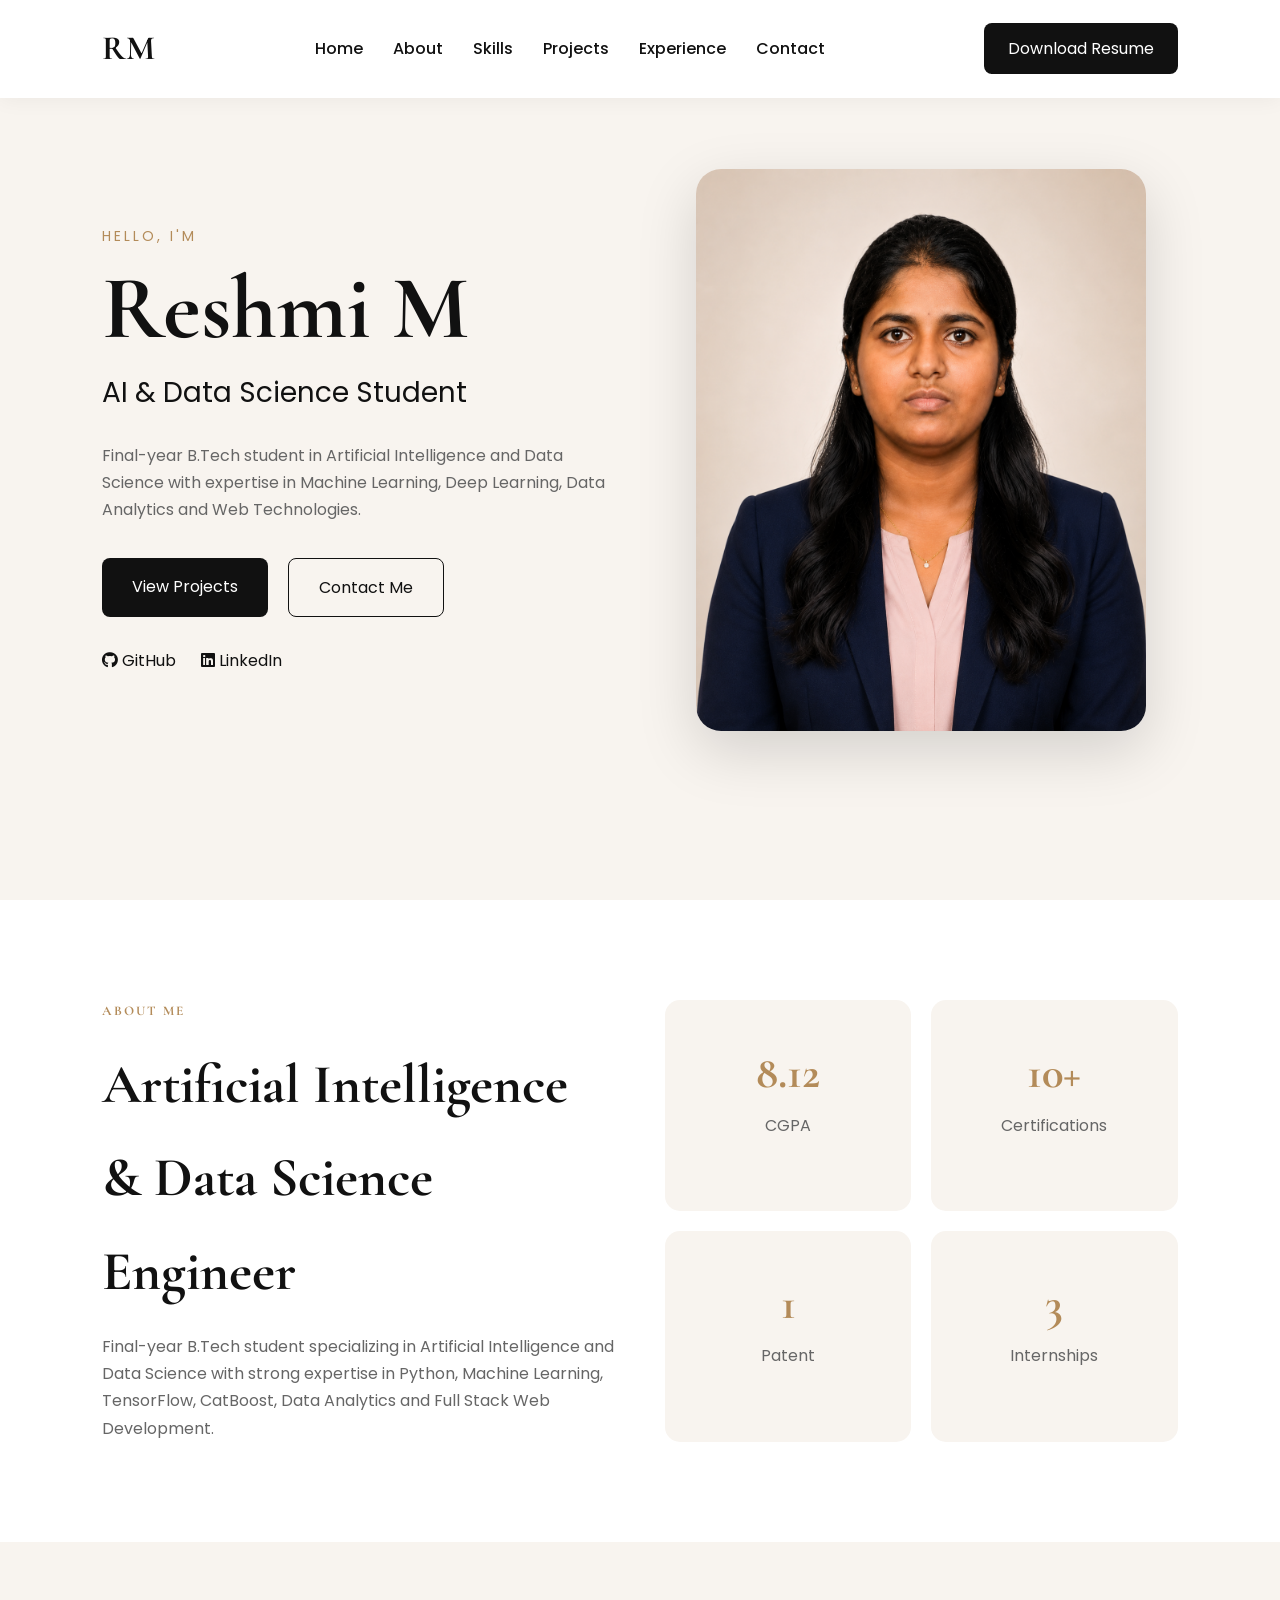
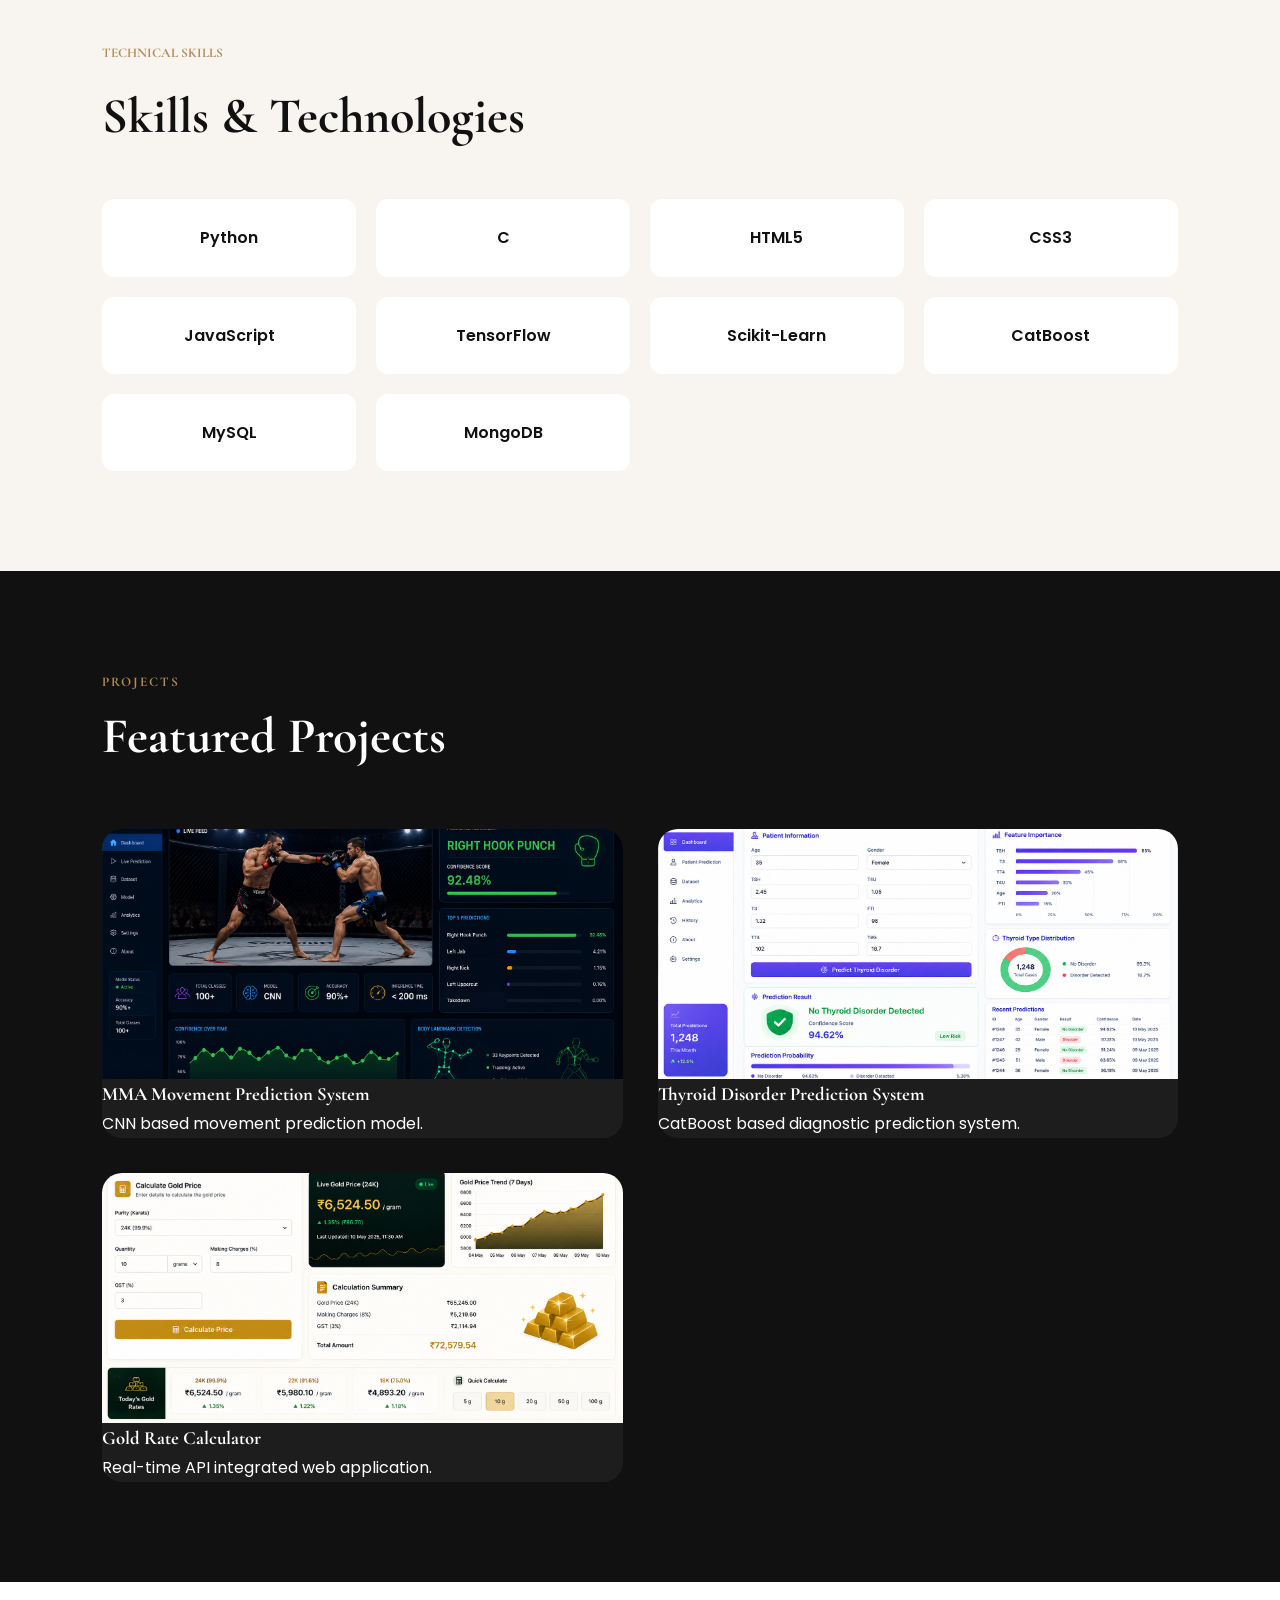
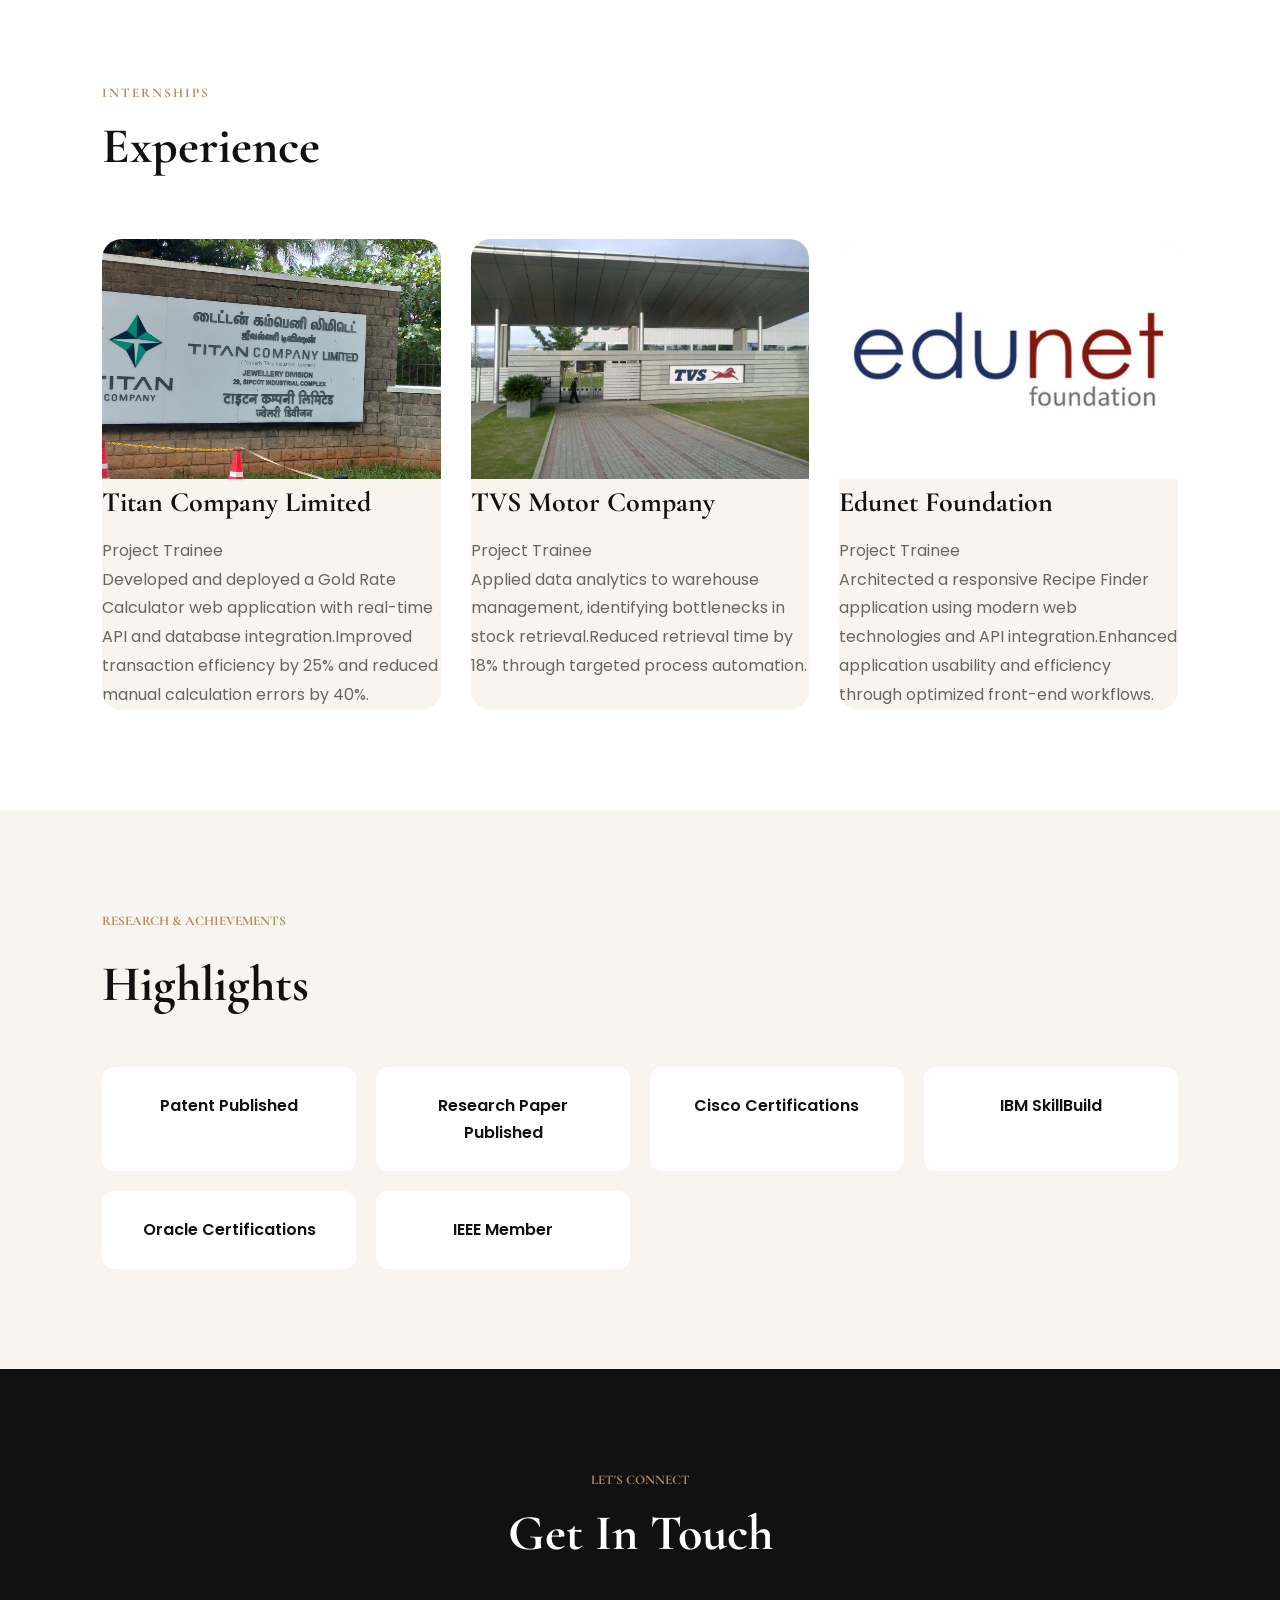
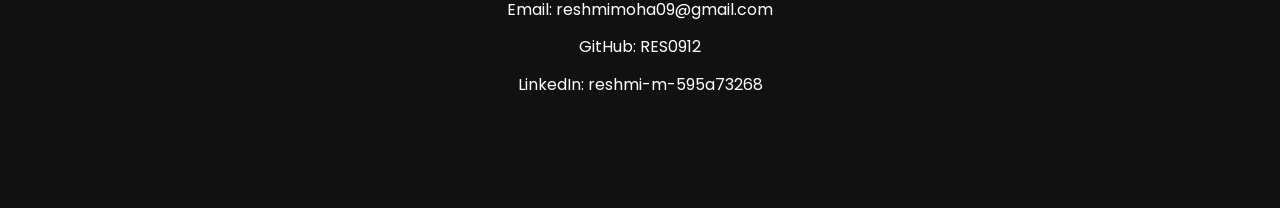
<file: index.html>
<!DOCTYPE html>
<html lang="en">
<head>
<meta charset="UTF-8">
<meta name="viewport" content="width=device-width, initial-scale=1.0">
<title>Reshmi M | Portfolio</title>

<link rel="preconnect" href="https://fonts.googleapis.com">
<link href="https://fonts.googleapis.com/css2?family=Cormorant+Garamond:wght@400;600;700&family=Poppins:wght@300;400;500;600&display=swap" rel="stylesheet">

<link rel="stylesheet" href="style.css">

<link rel="stylesheet"
href="https://cdnjs.cloudflare.com/ajax/libs/font-awesome/6.5.1/css/all.min.css">
</head>

<body>

<!-- NAVBAR -->

<nav class="navbar">

<div class="logo">
<h2>RM</h2>
</div>

<ul class="nav-links">
<li><a href="#home">Home</a></li>
<li><a href="#about">About</a></li>
<li><a href="#skills">Skills</a></li>
<li><a href="#projects">Projects</a></li>
<li><a href="#experience">Experience</a></li>
<li><a href="#contact">Contact</a></li>
</ul>

<a href="D:\Reshmi_Mresume.pdf" class="resume-btn" download>
    Download Resume
</a>

</nav>

<!-- HERO -->

<section id="home" class="hero">

<div class="hero-content">

<p class="intro">HELLO, I'M</p>

<h1>Reshmi M</h1>

<h3>AI & Data Science Student</h3>

<p class="hero-text">

Final-year B.Tech student in Artificial Intelligence and Data Science with expertise in Machine Learning, Deep Learning, Data Analytics and Web Technologies.

</p>

<div class="hero-buttons">

<a href="#projects" class="primary-btn">
View Projects
</a>

<a href="#contact" class="secondary-btn">
Contact Me
</a>

</div>

<div class="social-links">

<a href="https://github.com/RES0912">
<i class="fab fa-github"></i>
GitHub
</a>

<a href="https://www.linkedin.com/in/reshmi-m-595a73268">
<i class="fab fa-linkedin"></i>
LinkedIn
</a>

</div>

</div>

<div class="hero-image">

<img src="profile.png"
alt="Reshmi M">

</div>

</section>

<!-- ABOUT -->

<section id="about" class="about">

<div class="about-left">

<h5>ABOUT ME</h5>

<h2>
Artificial Intelligence &
Data Science Engineer
</h2>

<p>

Final-year B.Tech student specializing in Artificial Intelligence and Data Science with strong expertise in Python, Machine Learning, TensorFlow, CatBoost, Data Analytics and Full Stack Web Development.

</p>

</div>

<div class="about-right">

<div class="achievement">
<h3>8.12</h3>
<p>CGPA</p>
</div>

<div class="achievement">
<h3>10+</h3>
<p>Certifications</p>
</div>

<div class="achievement">
<h3>1</h3>
<p>Patent</p>
</div>

<div class="achievement">
<h3>3</h3>
<p>Internships</p>
</div>

</div>

</section>

<!-- SKILLS -->

<section id="skills" class="skills">

<h5>TECHNICAL SKILLS</h5>

<h2>Skills & Technologies</h2>

<div class="skills-grid">

<div class="skill-box">Python</div>
<div class="skill-box">C</div>
<div class="skill-box">HTML5</div>
<div class="skill-box">CSS3</div>
<div class="skill-box">JavaScript</div>
<div class="skill-box">TensorFlow</div>
<div class="skill-box">Scikit-Learn</div>
<div class="skill-box">CatBoost</div>
<div class="skill-box">MySQL</div>
<div class="skill-box">MongoDB</div>

</div>

</section>

<!-- PROJECTS -->

<section id="projects" class="projects">

<h5>PROJECTS</h5>

<h2>Featured Projects</h2>

<div class="project-grid">

<div class="project-card">

<img src="mma movement.png">

<h3>MMA Movement Prediction System</h3>

<p>
CNN based movement prediction model.
</p>

</div>

<div class="project-card">

<img src="thyroid predict.png">

<h3>Thyroid Disorder Prediction System</h3>

<p>
CatBoost based diagnostic prediction system.
</p>

</div>

<div class="project-card">

<img src="goldrate.png">

<h3>Gold Rate Calculator</h3>

<p>
Real-time API integrated web application.
</p>

</div>

</div>

</section>

<!-- EXPERIENCE -->

<section id="experience" class="experience">

<h5>INTERNSHIPS</h5>

<h2>Experience</h2>

<div class="timeline">

<div class="job">

<img src="titan.webp">

<h3>Titan Company Limited</h3>

<p>Project Trainee</p>
<p>Developed and deployed a Gold Rate Calculator web application with real-time API and
database integration.Improved transaction efficiency by 25% and reduced manual calculation errors by 40%.</p>

</div>

<div class="job">

<img src="tvs-motors-hosur.webp">

<h3>TVS Motor Company</h3>

<p>Project Trainee</p>
<p>Applied data analytics to warehouse management, identifying bottlenecks in stock retrieval.Reduced retrieval time by 18% through targeted process automation.</p>

</div>

<div class="job">

<img src="edunet.jpg">

<h3>Edunet Foundation</h3>

<p>Project Trainee</p>
<p>Architected a responsive Recipe Finder application using modern web technologies and API integration.Enhanced application usability and efficiency through optimized front-end workflows.</p>

</div>

</div>

</section>

<!-- ACHIEVEMENTS -->

<section class="skills">

<h5>RESEARCH & ACHIEVEMENTS</h5>

<h2>Highlights</h2>

<div class="skills-grid">

<div class="skill-box">
Patent Published
</div>

<div class="skill-box">
Research Paper Published
</div>

<div class="skill-box">
Cisco Certifications
</div>

<div class="skill-box">
IBM SkillBuild
</div>

<div class="skill-box">
Oracle Certifications
</div>

<div class="skill-box">
IEEE Member
</div>

</div>

</section>

<!-- CONTACT -->

<section id="contact" class="contact">

<h5>LET'S CONNECT</h5>

<h2>Get In Touch</h2>

<p>Email: reshmimoha09@gmail.com</p>

<p>GitHub: RES0912</p>

<p>LinkedIn: reshmi-m-595a73268</p>
</section>

</body>
</html>
</file>
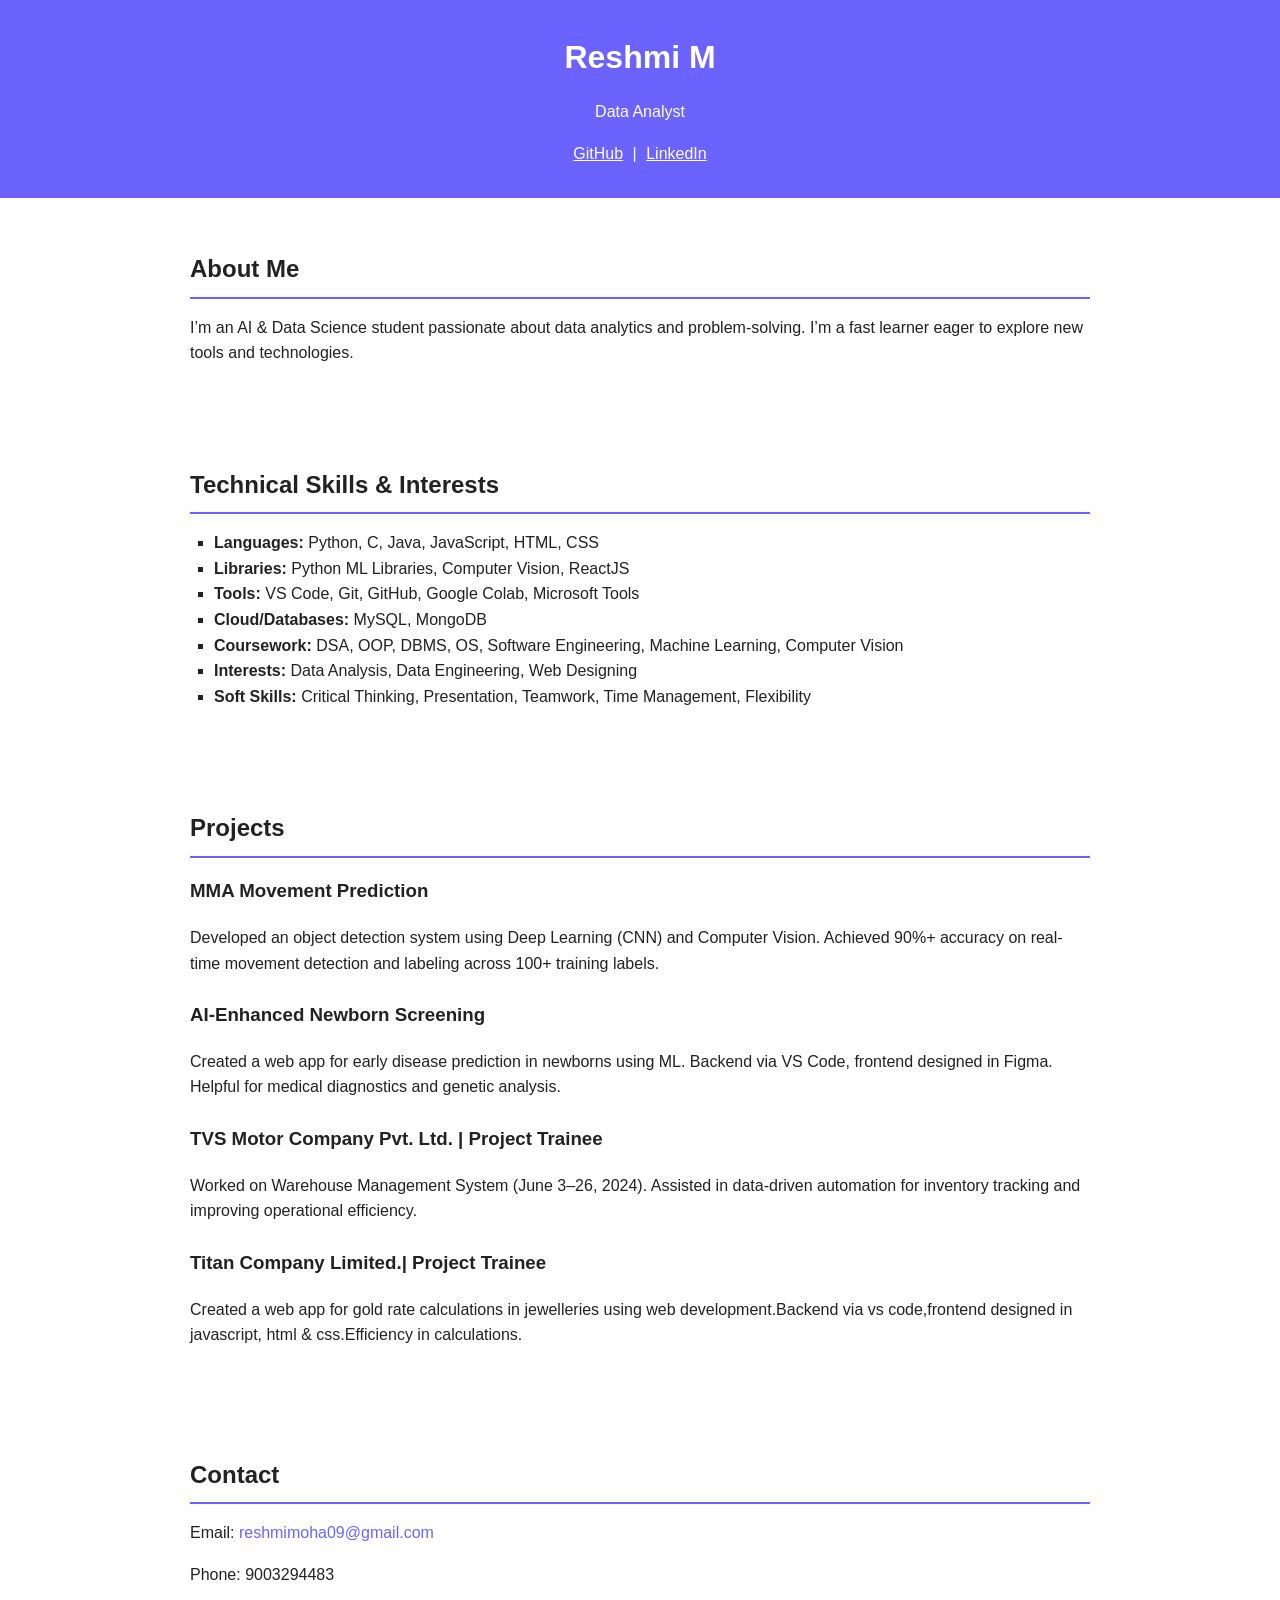
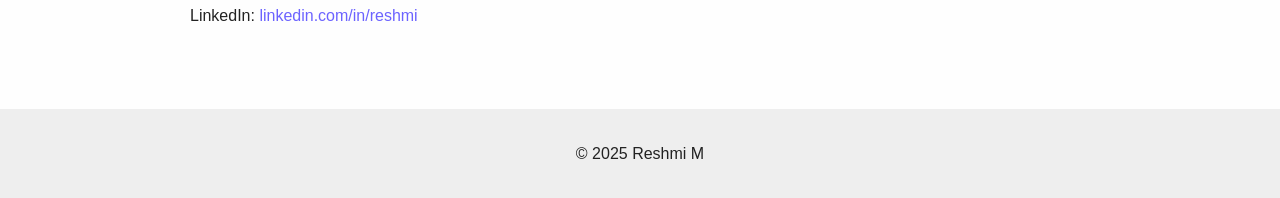
<file: i.html>
<!DOCTYPE html>
<html lang="en">
<head>
  <meta charset="UTF-8" />
  <meta name="viewport" content="width=device-width, initial-scale=1.0" />
  <title>Reshmi M | Portfolio</title>
  <style>
    body {
      font-family: 'Segoe UI', sans-serif;
      background: #fefefe;
      color: #222;
      line-height: 1.6;
      margin: 0;
      padding: 0;
    }

    header {
      background: #6c63ff;
      color: white;
      padding: 2rem;
      text-align: center;
    }

    header h1 {
      margin: 0;
    }

    .social-links a {
      color: #fff;
      margin: 0 5px;
      text-decoration: underline;
    }

    section {
      padding: 2rem;
      max-width: 900px;
      margin: auto;
    }

    section h2 {
      border-bottom: 2px solid #6c63ff;
      padding-bottom: 0.5rem;
      margin-bottom: 1rem;
    }

    ul {
      list-style: square;
      padding-left: 1.5rem;
    }

    a {
      color: #6c63ff;
      text-decoration: none;
    }

    .project {
      margin-bottom: 1.5rem;
    }

    footer {
      text-align: center;
      background: #eee;
      padding: 1rem;
      margin-top: 2rem;
    }

    @media (max-width: 600px) {
      header h1 {
        font-size: 1.8rem;
      }
      section {
        padding: 1rem;
      }
    }
  </style>
</head>
<body>
  <header>
    <h1>Reshmi M</h1>
    <p>Data Analyst</p>
    <div class="social-links">
      <a href="https://github.com/" target="_blank">GitHub</a> |
      <a href="https://www.linkedin.com/in/reshmi-m-595a73268" target="_blank">LinkedIn</a>
    </div>
  </header>

  <section id="about">
    <h2>About Me</h2>
    <p>I’m an AI & Data Science student passionate about data analytics and problem-solving. I’m a fast learner eager to explore new tools and technologies.</p>
  </section>

  <section id="skills">
    <h2>Technical Skills & Interests</h2>
    <ul>
      <li><strong>Languages:</strong> Python, C, Java, JavaScript, HTML, CSS</li>
      <li><strong>Libraries:</strong> Python ML Libraries, Computer Vision, ReactJS</li>
      <li><strong>Tools:</strong> VS Code, Git, GitHub, Google Colab, Microsoft Tools</li>
      <li><strong>Cloud/Databases:</strong> MySQL, MongoDB</li>
      <li><strong>Coursework:</strong> DSA, OOP, DBMS, OS, Software Engineering, Machine Learning, Computer Vision</li>
      <li><strong>Interests:</strong> Data Analysis, Data Engineering, Web Designing</li>
      <li><strong>Soft Skills:</strong> Critical Thinking, Presentation, Teamwork, Time Management, Flexibility</li>
    </ul>
  </section>

  <section id="projects">
    <h2>Projects</h2>
    <div class="project">
      <h3>MMA Movement Prediction</h3>
      <p>Developed an object detection system using Deep Learning (CNN) and Computer Vision. Achieved 90%+ accuracy on real-time movement detection and labeling across 100+ training labels.</p>
    </div>
    <div class="project">
      <h3>AI-Enhanced Newborn Screening</h3>
      <p>Created a web app for early disease prediction in newborns using ML. Backend via VS Code, frontend designed in Figma. Helpful for medical diagnostics and genetic analysis.</p>
    </div>
    <div class="project">
      <h3>TVS Motor Company Pvt. Ltd. | Project Trainee</h3>
      <p>Worked on Warehouse Management System (June 3–26, 2024). Assisted in data-driven automation for inventory tracking and improving operational efficiency.</p>
    </div>
      <div class="project">
      <h3> Titan Company Limited.| Project Trainee</h3>
      <p>Created a web app for gold rate calculations in jewelleries using web development.Backend via vs code,frontend designed in javascript, html & css.Efficiency in calculations.</p>
      </div>
  </section>

  <section id="contact">
    <h2>Contact</h2>
    <p>Email: <a href="mailto:reshmimoha09@gmail.com">reshmimoha09@gmail.com</a></p>
    <p>Phone: 9003294483</p>
    <p>LinkedIn: <a href="https://www.linkedin.com/in/reshmi-m-595a73268" target="_blank">linkedin.com/in/reshmi</a></p>
  </section>

  <footer>
    <p>© 2025 Reshmi M</p>
  </footer>
</body>
</html>
</file>
<file: style.css>
*{
margin:0;
padding:0;
box-sizing:border-box;
scroll-behavior:smooth;
}

:root{
--cream:#f8f4ef;
--white:#ffffff;
--black:#111111;
--gold:#b38b59;
--gray:#666;
}

body{
font-family:'Poppins',sans-serif;
background:var(--cream);
color:var(--black);
line-height:1.7;
}

h1,h2,h3,h4,h5{
font-family:'Cormorant Garamond',serif;
}

/* NAVBAR */

.navbar{
position:fixed;
top:0;
left:0;
width:100%;
background:rgba(255,255,255,.95);
backdrop-filter:blur(10px);
padding:20px 8%;
display:flex;
justify-content:space-between;
align-items:center;
z-index:1000;
box-shadow:0 2px 20px rgba(0,0,0,.05);
}

.logo{
display:flex;
align-items:center;
gap:10px;
}

.logo h2{
font-size:34px;
}

.logo span{
font-weight:500;
}

.nav-links{
display:flex;
list-style:none;
gap:30px;
}

.nav-links a{
text-decoration:none;
color:#111;
font-weight:500;
transition:.3s;
}

.nav-links a:hover{
color:var(--gold);
}

.resume-btn{
padding:12px 24px;
background:#111;
color:white;
text-decoration:none;
border-radius:8px;
transition:.3s;
}

.resume-btn:hover{
background:var(--gold);
}

/* HERO */

.hero{
min-height:100vh;
display:flex;
justify-content:space-between;
align-items:center;
padding:120px 8%;
gap:50px;
}

.hero-content{
flex:1;
}

.intro{
letter-spacing:3px;
font-size:14px;
text-transform:uppercase;
color:var(--gold);
}

.hero h1{
font-size:90px;
line-height:1;
margin:15px 0;
}

.hero h3{
font-size:28px;
font-family:'Poppins';
font-weight:400;
margin-bottom:25px;
}

.hero-text{
max-width:600px;
color:var(--gray);
}

.hero-buttons{
margin-top:35px;
display:flex;
gap:20px;
}

.primary-btn{
background:#111;
color:white;
padding:15px 30px;
text-decoration:none;
border-radius:8px;
}

.secondary-btn{
border:1px solid #111;
padding:15px 30px;
text-decoration:none;
color:#111;
border-radius:8px;
}

.social-links{
margin-top:30px;
display:flex;
gap:25px;
}

.social-links a{
text-decoration:none;
color:#111;
}

.hero-image{
flex:1;
display:flex;
justify-content:center;
}

.hero-image img{
width:450px;
border-radius:25px;
box-shadow:0 20px 60px rgba(0,0,0,.15);
}

/* ABOUT */

.about{
padding:100px 8%;
display:grid;
grid-template-columns:1fr 1fr;
gap:50px;
background:white;
}

.about h5{
color:var(--gold);
letter-spacing:2px;
}

.about h2{
font-size:55px;
margin:15px 0;
}

.about p{
color:#666;
}

.about-cards{
display:flex;
gap:20px;
margin-top:30px;
}

.card{
background:var(--cream);
padding:25px;
border-radius:12px;
flex:1;
}

.about-right{
display:grid;
grid-template-columns:1fr 1fr;
gap:20px;
}

.achievement{
background:var(--cream);
padding:35px;
border-radius:15px;
text-align:center;
}

.achievement h3{
font-size:45px;
color:var(--gold);
}

/* SKILLS */

.skills{
padding:100px 8%;
}

.skills h5{
color:var(--gold);
}

.skills h2{
font-size:50px;
margin:10px 0 40px;
}

.skills-grid{
display:grid;
grid-template-columns:repeat(auto-fit,minmax(200px,1fr));
gap:20px;
}

.skill-box{
background:white;
padding:25px;
border-radius:12px;
text-align:center;
font-weight:600;
transition:.3s;
}

.skill-box:hover{
transform:translateY(-8px);
}

/* =========================
   PROJECTS
========================= */

.projects{
    padding:100px 8%;
    background:#111;
    color:white;
}

.projects h5{
    color:#b38b59;
    letter-spacing:2px;
    text-transform:uppercase;
}

.projects h2{
    font-size:50px;
    margin-bottom:50px;
}

.project-grid{
    display:grid;
    grid-template-columns:repeat(auto-fit,minmax(380px,1fr));
    gap:35px;
}

.project-card{
    background:#1d1d1d;
    border-radius:20px;
    overflow:hidden;
    transition:.4s;
    display:flex;
    flex-direction:column;
    height:100%;
}

.project-card:hover{
    transform:translateY(-10px);
    box-shadow:0 20px 40px rgba(0,0,0,.2);
}

.project-card img{
    width:100%;
    height:250px;
    object-fit:cover;
    display:block;
}

.project-content{
    padding:25px;
    flex-grow:1;
}

.project-content h3{
    margin-bottom:15px;
    font-size:28px;
}

.project-content p{
    color:#d4d4d4;
    line-height:1.8;
}
/* =========================
   EXPERIENCE / INTERNSHIPS
========================= */

.experience{
    padding:100px 8%;
    background:#fff;
}

.experience h5{
    color:#b38b59;
    letter-spacing:2px;
    text-transform:uppercase;
}

.experience h2{
    font-size:50px;
    margin-bottom:50px;
}

.timeline{
    display:grid;
    grid-template-columns:repeat(auto-fit,minmax(320px,1fr));
    gap:30px;
}

.job{
    background:#f8f4ef;
    border-radius:20px;
    overflow:hidden;
    transition:.4s;
    display:flex;
    flex-direction:column;
    height:100%;
}

.job:hover{
    transform:translateY(-10px);
    box-shadow:0 20px 40px rgba(0,0,0,.15);
}

.job img{
    width:100%;
    height:240px;
    object-fit:cover;
    display:block;
}

.job-content{
    padding:25px;
    flex-grow:1;
}

.job h3{
    font-size:28px;
    margin-bottom:10px;
}

.job-role{
    color:#b38b59;
    font-weight:600;
    margin-bottom:12px;
}

.job p{
    color:#666;
    line-height:1.8;
}

.job-duration{
    margin-top:15px;
    color:#999;
    font-size:14px;
}

/* CONTACT */

.contact{
padding:100px 8%;
background:#111;
color:white;
text-align:center;
}

.contact h5{
color:var(--gold);
}

.contact h2{
font-size:50px;
margin-bottom:20px;
}

.contact p{
margin:10px 0;
}

/* RESPONSIVE */

@media(max-width:900px){

.hero{
flex-direction:column;
text-align:center;
}

.hero h1{
font-size:60px;
}

.hero-image img{
width:300px;
}

.about{
grid-template-columns:1fr;
}

.nav-links{
display:none;
}

.about-cards{
flex-direction:column;
}

}
</file>
